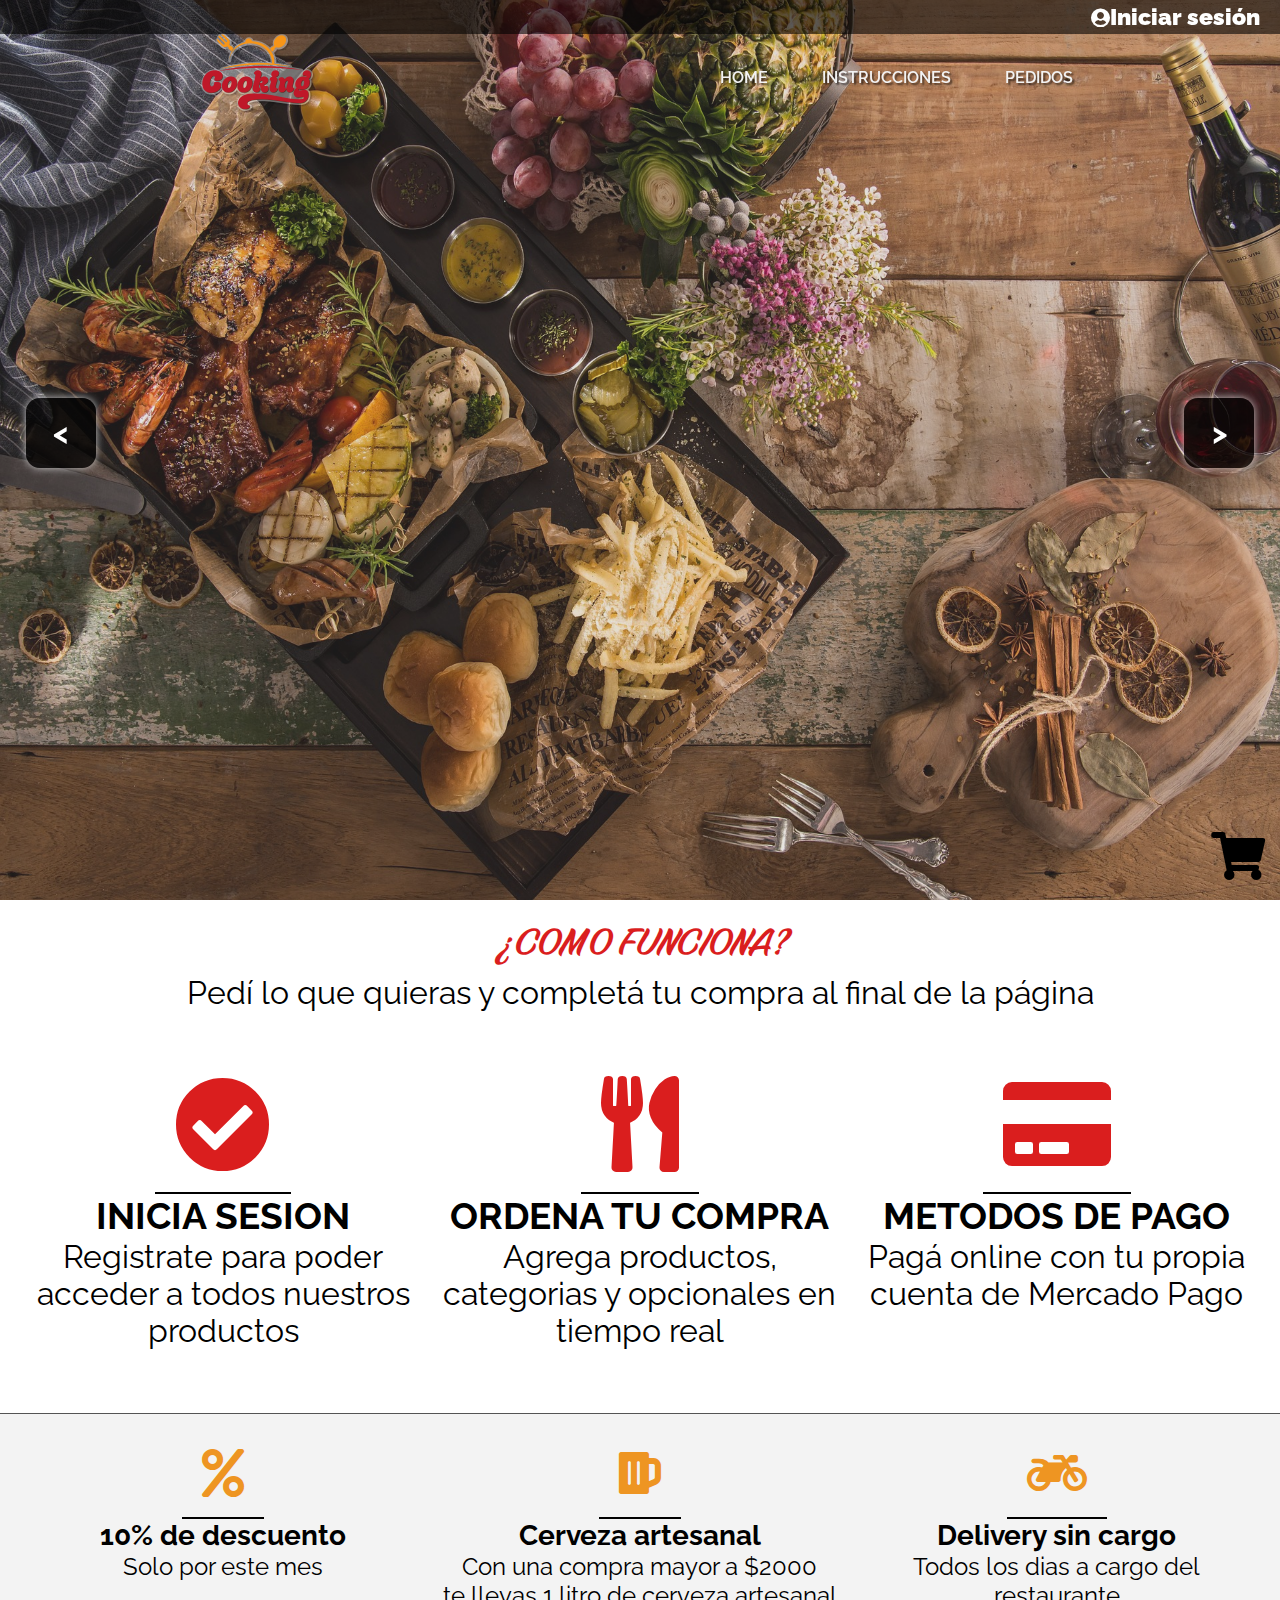
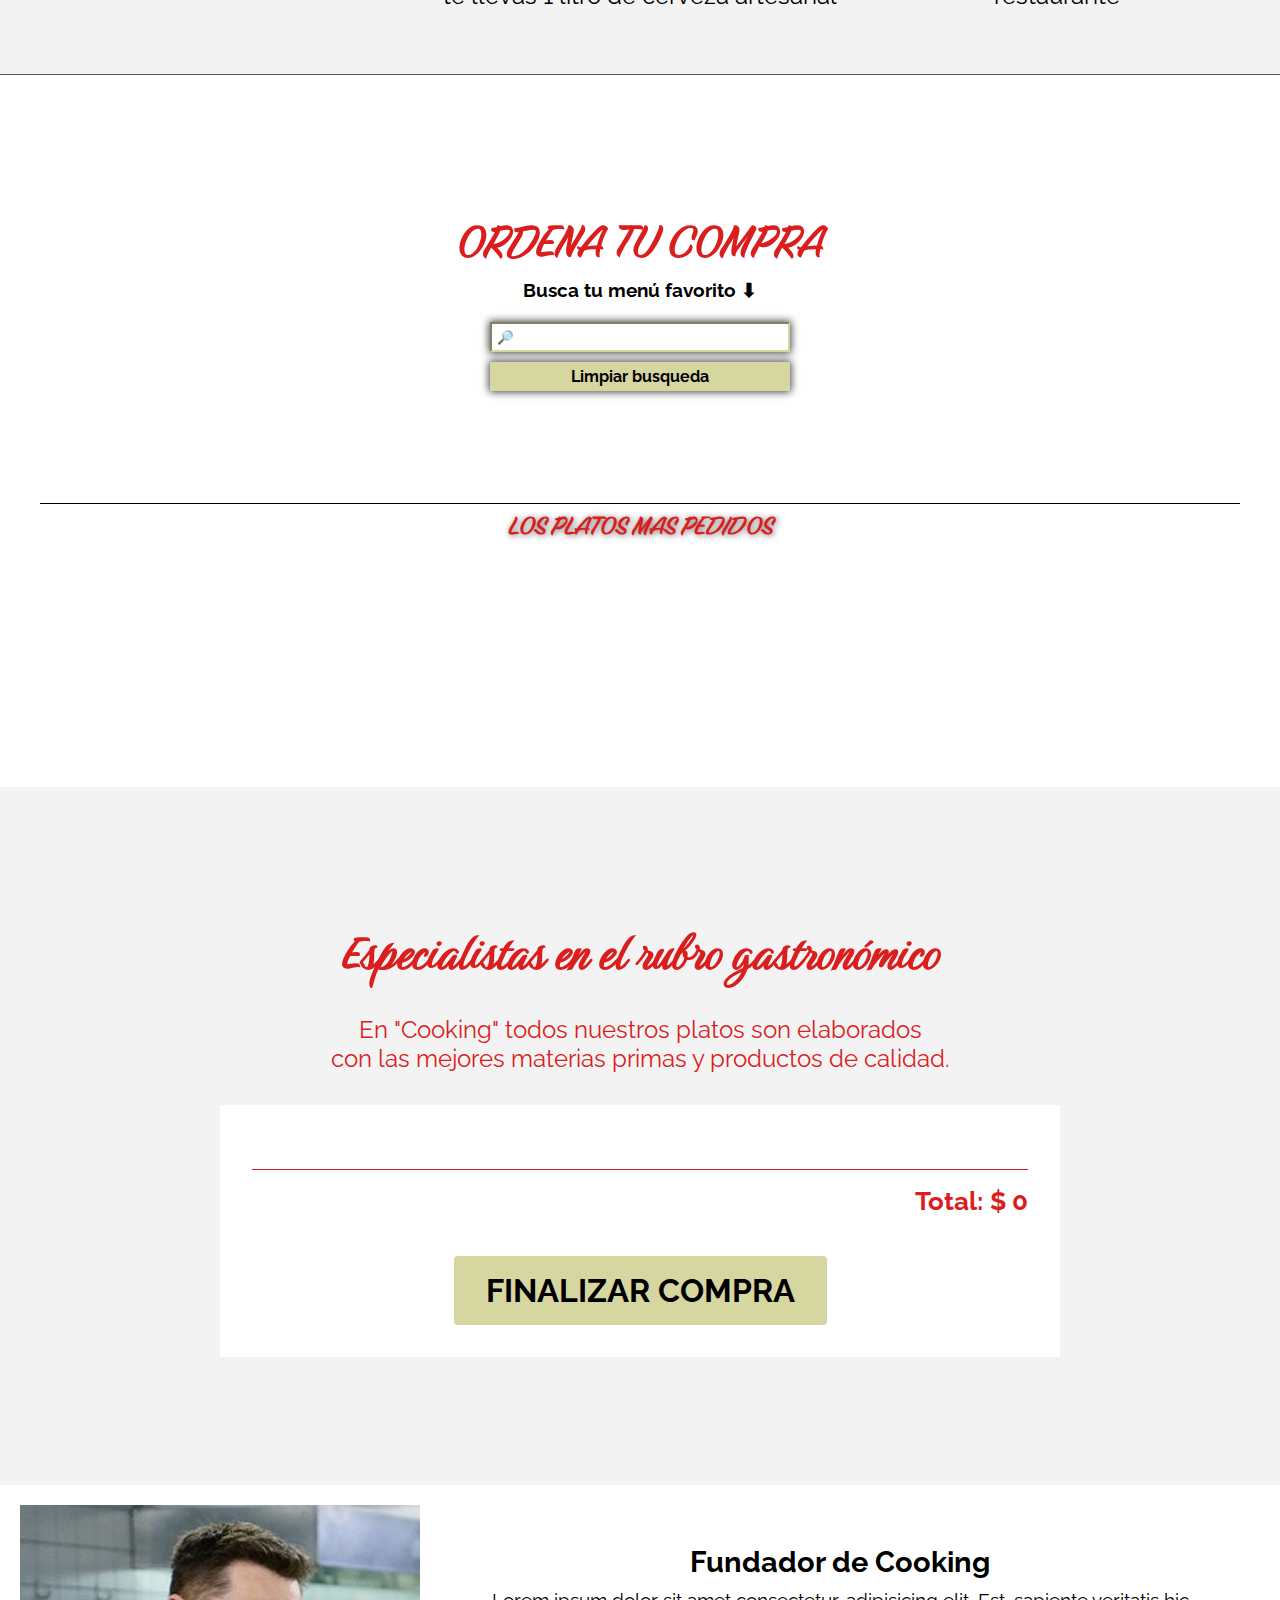
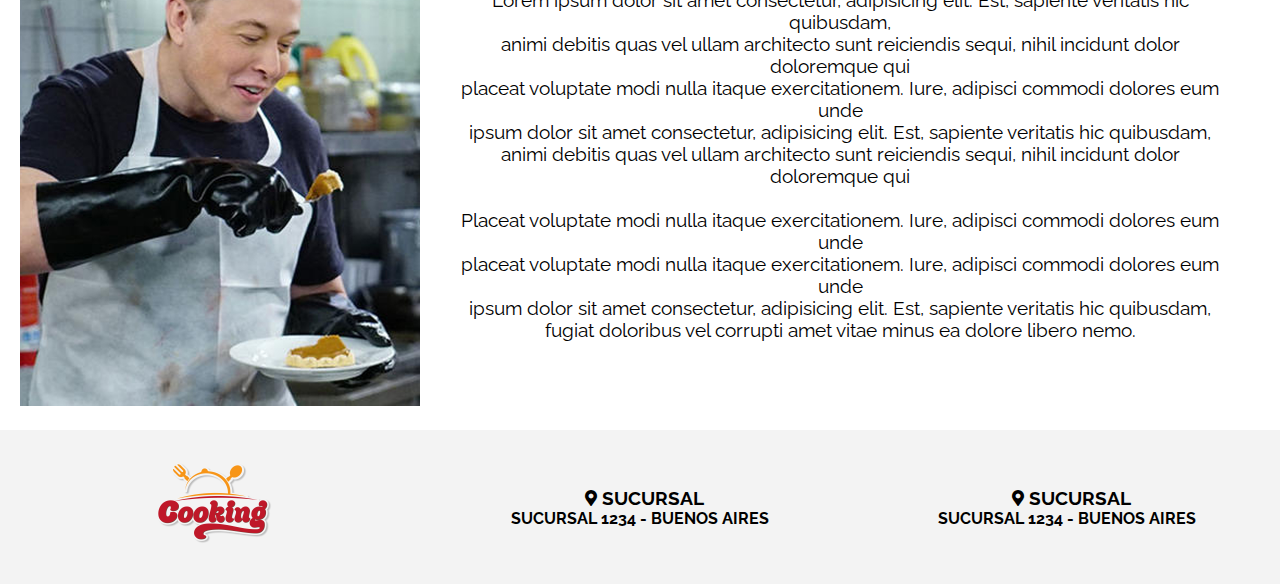
<file: index.html>
<!DOCTYPE html>
<html lang="en">
<head>
    <meta charset="UTF-8">
    <meta http-equiv="X-UA-Compatible" content="IE=edge">
    <meta name="viewport" content="width=device-width, initial-scale=1.0">
    <link rel="preconnect" href="https://fonts.googleapis.com">
    <link rel="preconnect" href="https://fonts.gstatic.com" crossorigin>
    <link href="https://fonts.googleapis.com/css2?family=Lato:wght@100;300;700&display=swap" rel="stylesheet">

    <link rel="stylesheet" href="./assets/css/styles.css">
    <link rel="stylesheet" href="https://use.fontawesome.com/releases/v5.8.1/css/all.css">
    <link href="https://fonts.googleapis.com/css2?family=Birthstone&family=Raleway:wght@200&display=swap" rel="stylesheet">
    <link href="https://fonts.googleapis.com/css2?family=Raleway:wght@200&display=swap" rel="stylesheet">
    <title>Restaurante App</title>
</head>
<body>
    <div class="redes">
        <ul>
            <li><a href=""><i class="fab fa-facebook-f"></i></a></li>
            <li><a href="https://www.instagram.com/frandepe/"><i class="fab fa-instagram"></i></a></li>
            <li><a href="https://www.youtube.com/watch?v=dQw4w9WgXcQ"><i class="fab fa-youtube"></i></a></li>
        </ul>
    </div>
    <main>
        
        <header id="home">
            <nav class="navCont">
                <i class="fas fa-user-circle"><a href="login/signin">Iniciar sesión</a></i>
            </nav>
            <div class="contenedor">               
                <img class="imgcomidas" src="./img/imgcomida1.jpg" alt="" id="imagenes">

                <div class="cont-nav">
                    <div>
                        <img class="logo" src="./img/logo.png" alt="">
                    </div>

                    <div class="cont-ul">
                        <ul>
                            <li>
                                <a href="">HOME</a>
                            </li>
                            <li>
                                <a href="#about">INSTRUCCIONES</a>
                            </li>
                            <li>
                                <a href="#listProducts">PEDIDOS</a>
                            </li>
                        </ul>
                    </div> 
                </div>

                <div class="atras botones">
                    &#60
                </div>
                <div class="adelante botones">
                    &#62
                </div>
            </div>
        </header>
        <section class="about" id="about">
           
           <div class="presentacion">
                <H2>¿COMO FUNCIONA?</H2>
                <p>Pedí lo que quieras y completá tu compra al final de la página</p>
           </div>
           <div class="instrucciones ordenar">
               <div>
                <i class="fas fa-check-circle"></i>
                <h3>INICIA SESION</h3>
                <p>Registrate para poder acceder a todos nuestros productos</p>
               </div>
               <div>
                <i class="fas fa-utensils"></i>
                <h3>ORDENA TU COMPRA</h3>
                <p>Agrega productos, categorias y opcionales en tiempo real</p>
               </div>
               <div>
                <i class="fas fa-credit-card"></i>
                <h3>METODOS DE PAGO</h3>
                <p>Pagá online con tu propia cuenta de Mercado Pago</p>
               </div>
           </div>
           <div class="instrucciones delivery">
            <div>
                <i class="fas fa-percent"></i>
             <h3>10% de descuento</h3>
             <p>Solo por este mes</p>
            </div>
            <div>
                <i class="fas fa-beer"></i>
             <h3>Cerveza artesanal</h3>
             <p>Con una compra mayor a $2000 </br> te llevas 1 litro de cerveza artesanal</p>
            </div>
            <div>
                <i class="fas fa-motorcycle"></i>
             <h3>Delivery sin cargo</h3>
             <p>Todos los dias a cargo del restaurante</p>
            </div>
        </div>
           
        </section>
       
        <section class="listProducts" id="listProducts">
            <div class="principalWrapper">
                <h2 class="h2Wrapper">ORDENA TU COMPRA</h2>
            <div class="searchContainer" id="esconderSearch">
                <p>Busca tu menú favorito &#11015</p>
                <form id="formInput">
                    <input class="inputSearch" type="text" id="inputSearch" placeholder="&#128270">
                </form>
                <div>
                    <p id="contError">
                        <!-- Catch -->
                    </p>
                </div>
                <div class="cont-btnClean">
                    <button class="cleanSearch" id="cleanSearch">Limpiar busqueda</button>
                </div>
                <ul id='productsSearch'>
                    <!-- Lista de comidas por busqueda -->
                </ul>
                <h3 class="h3Wrapper">LOS PLATOS MAS PEDIDOS</h3>
            </div>
                <ul id='products-container'>
                  <!-- Lista de comidas -->
                </ul>
            </div>
        </section>
        <section class=" cartList" id="contCartList">
            <div class="principalWrapper">
                <h2>Especialistas en el rubro gastronómico</h2>
                <p>
                    En "Cooking" todos nuestros platos son elaborados  <br>
                    con las mejores materias primas y productos de calidad.
                </p>
                <div id="cartWrapper" class="cart-wrapper">
                    <div id='cart-list'>
                        <!-- Lista de compra -->
                    </div>
                     
                    <div class="total-items">
                        <span>
                            <strong>Total:</strong> <b id='totalAmount'>$ 0</b>
                        </span>
                    </div>
                    <button type="button" id='onSubmit'>finalizar compra</button>
                </div>
                <div id='compraFinal'></div>
            </div>
           
        </section>
        <section class="fundador">
            <div>
                <img src="./img/elonchef.jpg" alt="">
            </div>
            <div class="fundadorInfo">
                <h2>Fundador de Cooking</h2>
                <p>Lorem ipsum dolor sit amet consectetur, adipisicing elit. Est, sapiente veritatis hic quibusdam, </br>
                    animi debitis quas vel ullam architecto sunt reiciendis sequi, nihil incidunt dolor doloremque qui </br>
                    placeat voluptate modi nulla itaque exercitationem. Iure, adipisci commodi dolores eum unde </br>
                    ipsum dolor sit amet consectetur, adipisicing elit. Est, sapiente veritatis hic quibusdam, </br>
                    animi debitis quas vel ullam architecto sunt reiciendis sequi, nihil incidunt dolor doloremque qui </br> </br>
                    Placeat voluptate modi nulla itaque exercitationem. Iure, adipisci commodi dolores eum unde </br>
                    placeat voluptate modi nulla itaque exercitationem. Iure, adipisci commodi dolores eum unde </br>
                    ipsum dolor sit amet consectetur, adipisicing elit. Est, sapiente veritatis hic quibusdam, </br>
                    fugiat doloribus vel corrupti amet vitae minus ea dolore libero nemo.</p>
            </div>
        </section>
        
        <footer>
            <div class="contenedor-footer">
                <div>
                    <img class="logo logomq" src="./img/logo.png" alt="">
                </div>
                <div>
                    <div class="flex">
                        <i class="fas fa-map-marker-alt"></i>
                        <h3>SUCURSAL</h3>
                    </div>
                    <h4>SUCURSAL 1234 - BUENOS AIRES</h4>
                </div>
                <div class="sucursalmq">
                    <div class="flex">
                        <i class="fas fa-map-marker-alt"></i>
                        <h3>SUCURSAL</h3>
                    </div>
                    <h4>SUCURSAL 1234 - BUENOS AIRES</h4>
                </div>
            </div>
        </footer>

        <div id="goToCart" class="goToCart">
            <i class="fas fa-shopping-cart"></i>
        </div>

    </main>

    <script src="./js/index.js"></script>
    <script src="./js/codigo.js"></script>
</body>
</html>
</file>
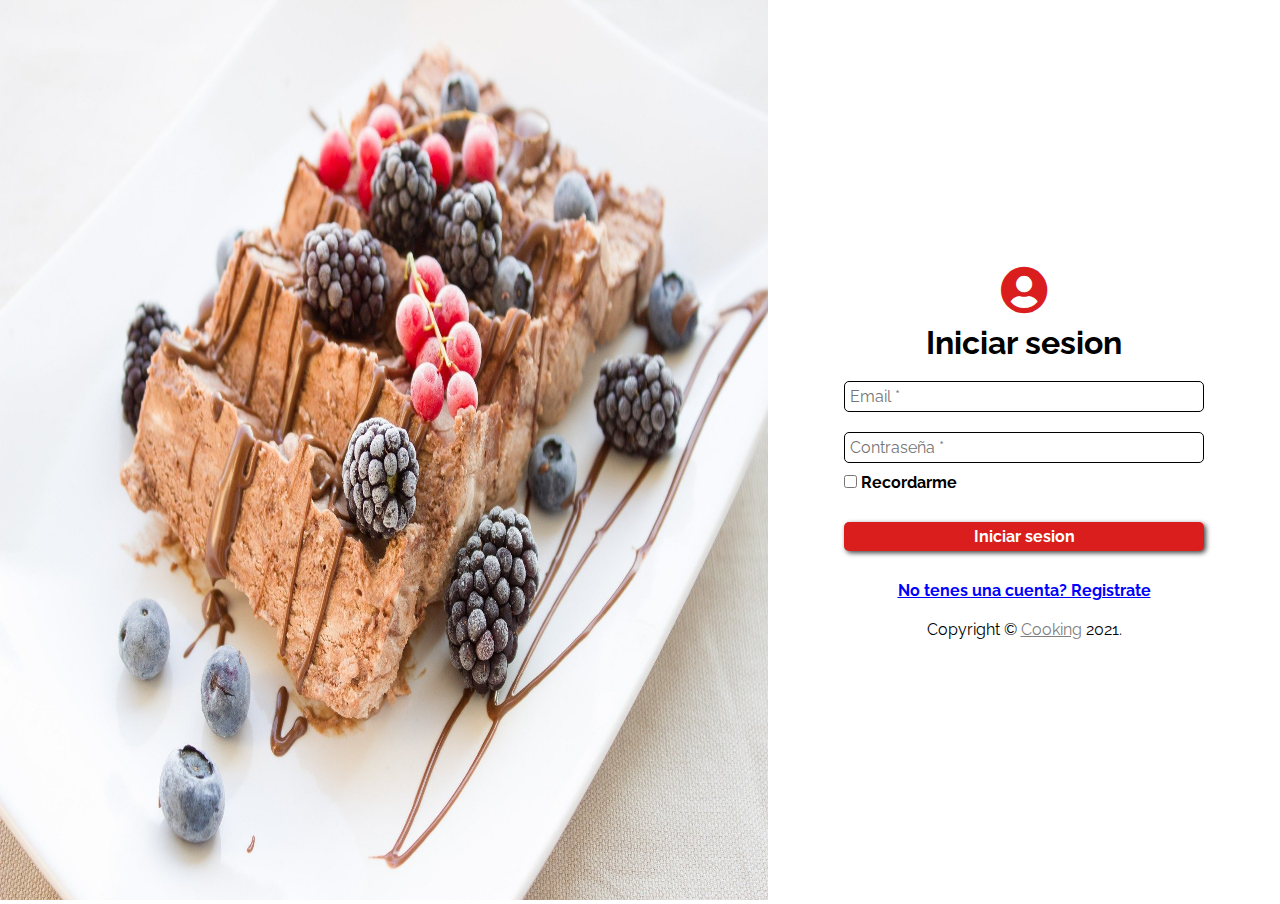
<file: login/signIn.html>
<!DOCTYPE html>
<html lang="en">
<head>
    <meta charset="UTF-8">
    <meta http-equiv="X-UA-Compatible" content="IE=edge">
    <meta name="viewport" content="width=device-width, initial-scale=1.0">
    <link rel="preconnect" href="https://fonts.googleapis.com">
    <link rel="preconnect" href="https://fonts.gstatic.com" crossorigin>
    <link href="https://fonts.googleapis.com/css2?family=Birthstone&family=Raleway:wght@200&display=swap" rel="stylesheet">
    <link rel="stylesheet" href="https://use.fontawesome.com/releases/v5.8.1/css/all.css">
    <link rel="stylesheet" href="signIn.css">
    <title>Document</title>
</head>
<body>
    <main class="contenedorFlex">
        <div class="contenedorImg">
            <img src="../img/login2.jpg" alt="">
        </div>
       
        <div class="contenedorLogin">

            <div>

                <i class="fas fa-user-circle"></i>
                <h3>Iniciar sesion</h3>
            
            <form action="">
                <div>
                    <input class="inputText" type="email" name="formUser" placeholder="Email *" id="formEmail" required>
                </div>
                <div>
                    <input class="inputText" type="password" name="fullname" placeholder="Contraseña *" id="formPass" required>
                </div>
                <div class="inputCheck">
                    <input type="checkbox" name="phone" id="checkRemember">
                    <label for="checkRemember">Recordarme</label>
                </div>

                <button class="formBtn" id="btnSubmit" type="button">Iniciar sesion</button>
                <div class="registrate">
                    <a href="../register/signUp.html">No tenes una cuenta? Registrate</a>
                </div>
                <div class="copy">
                    <p>Copyright © <a href="../index.html">Cooking</a> 2021.</p>
                </div>
            </form>
        </div>
        </div>
    </main>
    <script src="./../js/login.js"></script>
</body>
</html>
</file>
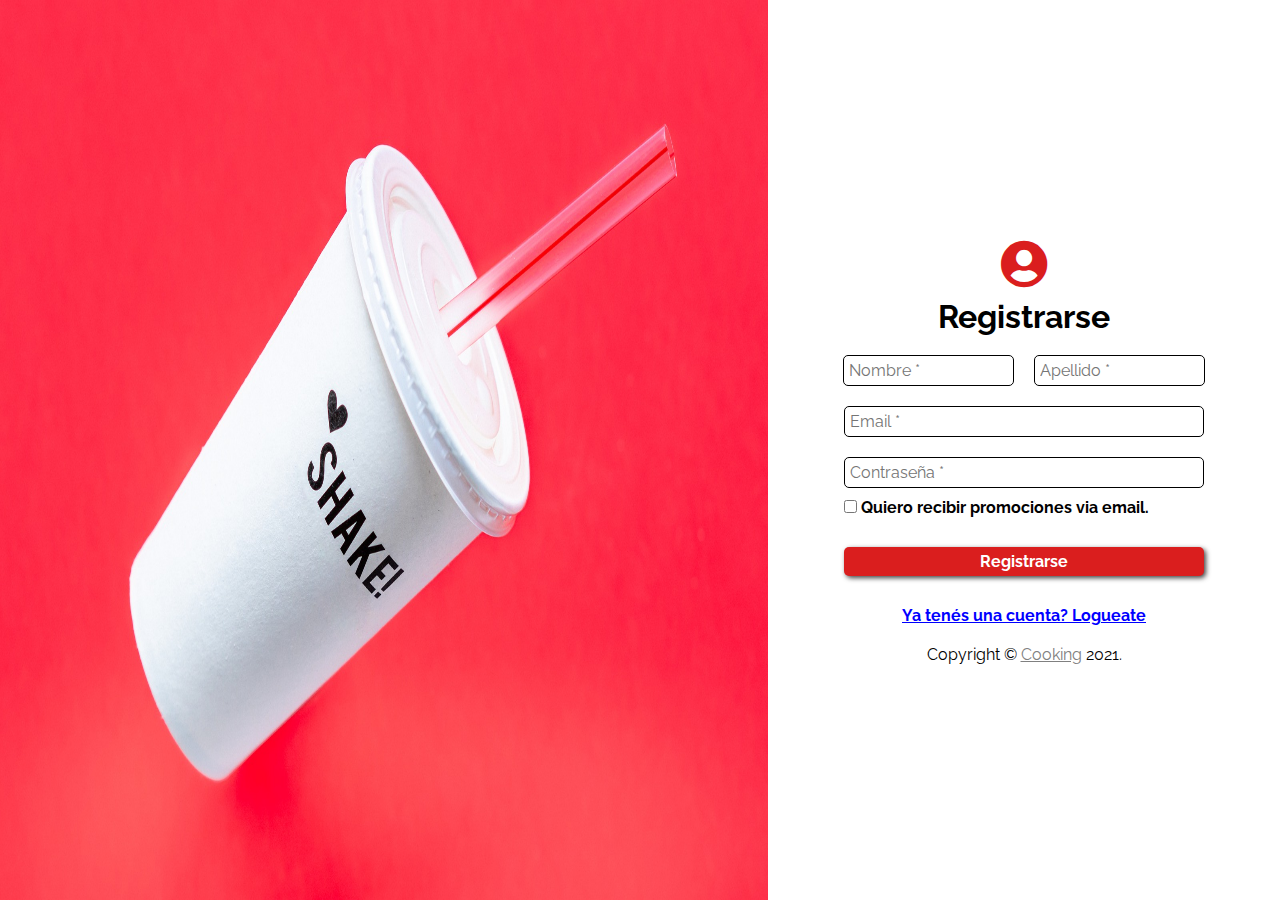
<file: register/signUp.html>
<!DOCTYPE html>
<html lang="en">
<head>
    <meta charset="UTF-8">
    <meta http-equiv="X-UA-Compatible" content="IE=edge">
    <meta name="viewport" content="width=device-width, initial-scale=1.0">
    <link rel="preconnect" href="https://fonts.googleapis.com">
    <link rel="preconnect" href="https://fonts.gstatic.com" crossorigin>
    <link href="https://fonts.googleapis.com/css2?family=Birthstone&family=Raleway:wght@200&display=swap" rel="stylesheet">
    <link rel="stylesheet" href="https://use.fontawesome.com/releases/v5.8.1/css/all.css">
    <link rel="stylesheet" href="signUp.css">
    <title>Document</title>
</head>
<body>
    <main class="contenedorFlex">
        <div class="contenedorImg">
            <img src="../img/login4.jpg" alt="">
        </div>
        
        <div class="contenedorLogin">

            <div>

                <i class="fas fa-user-circle"></i>
                <h3>Registrarse</h3>
            
            <form action="">
                <div class="flexBtw">
                    <div>
                        <input class="inputText" type="text" name="formUser" placeholder="Nombre *" id="formName" required>
                    </div>
                    <div>
                        <input class="inputText" type="text" name="formUser" placeholder="Apellido *" id="formLastName" required>
                    </div>
                </div>
                <div>
                    <input class="inputText" type="email" name="formUser" placeholder="Email *" id="formEmail" required>
                </div>
                <div>
                    <input class="inputText" type="password" name="fullname" placeholder="Contraseña *" id="formPass" required>
                </div>
                <div class="inputCheck">
                    <input type="checkbox" name="phone" id="checkRemember">
                    <label for="checkRemember">Quiero recibir promociones via email.</label>
                </div>

                <button class="formBtn" id="btnSubmit" type="button">Registrarse</button>
                <div class="registrate">
                    <a href="../login/signIn.html">Ya tenés una cuenta? Logueate</a>
                </div>
                <div class="copy">
                    <p>Copyright © <a href="../index.html">Cooking</a> 2021.</p>
                </div>
            </form>
        </div>
        </div>
    </main>
    <script src="./../js/register.js"></script>
</body>
</html>
</file>
<file: assets/css/styles.css>
:root {
  --primario: #da1e1e;
  --secundario: rgb(214, 214, 160);
  --terciario: #ee9522;
  --cursiva: 'Birthstone', cursive;
}

* {
  margin: 0;
  padding: 0;
  box-sizing: border-box;
  font-family: 'Raleway', sans-serif;
}
  

* img {
  width: 100%;
  height: auto; 
} 

body {
  width: 100vw;
  max-width: 100%;
  max-height: 100%; 
}

html {
  scroll-behavior: smooth; 
}

/* ***** NAVBAR ***** */

nav{
  text-align: end;
  padding: 5px;
  width: 100%;
  position: fixed;
  z-index: 100;
  background: rgba(0,0,0,0.6);
  display: block;
  overflow: hidden;
}

nav a{
  color: #ffffff;
  margin-right: 10px;
  font-size: 1.2em;
}

.pCerrar{
  cursor: pointer;
}

nav i{
  color: #ffffff;
  margin-right: 5px;
  font-size: 1.2em;
}

li {
  list-style: none; }

a {
  text-decoration: none; }

main {
  width: 100%;
  height: 100%; }
  
.imgcomidas{
  width: 100%;
  height: 100vh;
  position: absolute;
  filter: invert(10%);
-webkit-filter: invert(10%);
-moz-filter: invert(10%);
}

.contenedor{
  width: 100%;
  position: relative;
  height: 780px;
}

.cont-nav{
  display: flex;
  justify-content: space-around;
  align-items: center;
}

.logo{
  width: 150px;
  height: auto;
  position: relative;
  z-index: 1;
}

.redes li{
  margin: 30px 0px 0 20px;
  transition: all 100ms;
 
}

.redes li:hover{
  transform: rotate(20deg);
  transition: all 100ms;
}

.redes i{
  font-size: 1.5em;
  color: rgb(0, 0, 0, .7);
  cursor: pointer;
}


.redes{
  position: fixed;
  top: calc(30% - 70px);
 
}

.cont-ul li{
  text-decoration: none;
  list-style: none;
  display: inline-block;
  position: relative;
  z-index: 1;
  top: 50%;
  margin: 20px;
  border-radius: 10%;
  padding: 5px;
}

.cont-ul ul li a{
  color: #f3f3f3;
  text-shadow: 2px 2px 2px rgba(0,0,0,0.6);
  font-weight: 600;
}

.botones{
  font-size: 30px;
  width: 70px;
  height: 70px;
  line-height: 70px;
  border-radius: 20%;
  background-color: rgba(0, 0, 0, .7);
  text-align: center;
  font-weight: bold;
  position: absolute;
  color: #fff;
  box-shadow: 0px 0px 9px 0px rgba(255,255,255,0.75);
-webkit-box-shadow: 0px 0px 9px 0px rgba(255,255,255,0.75);
-moz-box-shadow: 0px 0px 9px 0px rgba(255,255,255,0.75);
}

.botones:hover{
  cursor: pointer;
  transform: scale(1.2,1.2);
}

.atras{
  left: 2%;
  top: calc(60% - 70px);
}

.adelante{
  right: 2%;
  top: calc(60% - 70px);
}

.presentacion{
  text-align: center;
  margin: 30px;
  font-size: 2em;
}

.presentacion h2{
  color: var(--primario);
  font-family: var(--cursiva);
}

.about{
  margin-top: 10%;
}

.instrucciones{
  display: grid;
  grid-template-columns: repeat(3, 1fr);
  justify-items: center;
  text-align: center;
  font-size: 2em;
  padding: 15px;
  padding-bottom: 5%;
  border-bottom: 1px inset black;
}

.ordenar i{
  font-size: 3em;
  color: var(--primario);
}

.delivery i{
  color: var(--terciario);
  font-size: 2em;
}

.delivery{
  font-size: 1.5em;
  background-color: #f3f3f3;
}

@media  screen and (max-width: 375px){
  .instrucciones{
    grid-template-columns: repeat(1, 1fr);
    height: auto;
  }
  .contenedor-footer{
    grid-template-columns: repeat(1, 1fr);
    height: auto;
  }
  .contenedor-footer{
    grid-template-columns: repeat(1, 1fr);
    height: auto;
    justify-items: normal;
  }
  .sucursalmq{
    display: none;
  }

  .fundador{
    flex-direction: column;
    margin: 0;
  }
  .fundador img{
    max-width: 280px;
    
  }
  .about{
    margin-top: 25%;
  }
  .atras{
    top: calc(50% - 70px);
  }
  
  .adelante{
    top: calc(50% - 70px);
  }
  .cont-ul li{
    margin-top: 40px;
    
  }

 

  
/* ***** INSTRUCCIONES ***** */
 
}

.instrucciones i{
  
  padding: 20px;
  border-bottom: 2px solid black;
  
}

.contenedor-footer{
  display: grid;
  grid-template-columns: repeat(3, 1fr);
  justify-items: center;
  align-items: center;
  text-align: center;
  background-color: #f3f3f3;
}

.flex{
  display: flex;
  justify-content: center;
  margin-left: 10px;
  align-items: center;
}

.flex h3{
  margin-left: 5px;
}

@media (min-width: 200px) {
  .principalWrapper {
    width: 100%; } }

@media (min-width: 1200px) {
  .principalWrapper {
    width: 1200px; } }

.fundador{
  display: flex;
  justify-content: space-around;
  margin: 20px;
}

.fundador img{
  width: 400px;
  height: auto;
}

.fundadorInfo{
  text-align: center;
  padding: 20px;
  margin: 20px;
  font-size: 1.2em;
}

.fundadorInfo h2{
margin-bottom: 10px;
}

.goToCart{
  position: fixed;
  transition: all 200ms;
  bottom: 15px;
  right: 15px;
  font-size: 3em;
  cursor: pointer;
}

.goToCart:hover{
  color: var(--primario);
  transition: all 200ms;
}

.imgComida{
  cursor: pointer;
  transition: all 100ms;
}

.imgComida:hover{
  transition: all 100ms;
  transform: scale(1.1) ;
-webkit-transform: scale(1.1) ;
-moz-transform: scale(1.1) ;
}

.principalWrapper h2{
  font-family: var(--cursiva);
}

.searchContainer{
  width: 100%;
}

.searchContainer p{
  margin-bottom: 10px;
  font-size: 1.2em;
  font-weight: bold;
}

.searchContainer input {
  margin-top: 10px;
  padding: 5px;
  width: 300px;
  box-shadow: 0px 0px 8px 1px rgba(0,0,0,0.75);
  -webkit-box-shadow: 0px 0px 8px 1px rgba(0,0,0,0.75);
  -moz-box-shadow: 0px 0px 8px 1px rgba(0,0,0,0.75);
  border-color: var(--secundario);

}

.cont-btnClean{
  width: 100%;
}

.cleanSearch{
  width: 300px;
  padding: 5px;
  font-size: 1em;
  font-weight: bold;
  cursor: pointer;
  background-color: var(--secundario);
  box-shadow: 0px 0px 8px 1px rgba(0,0,0,0.75);
  -webkit-box-shadow: 0px 0px 8px 1px rgba(0,0,0,0.75);
  -moz-box-shadow: 0px 0px 8px 1px rgba(0,0,0,0.75);
  border: none;
}

#contError{
  margin: 10px;
  color: rgb(87, 86, 86);
}

.searchContainer h3{
  font-family: var(--cursiva);
  font-size: 2em;
  color: var(--primario);
  text-shadow: 1px 1px 6px rgba(0,0,0,0.6);
  border-top: 1px solid black;
}

.listProducts {
  display: flex;
  flex-direction: column;
  justify-content: center;
  align-items: center;
  background: #ffffff;
  padding: 8rem 0;
  text-align: center; 
}

.listProducts .principalWrapper {
  display: flex;
  flex-direction: column;
  justify-content: center;
  align-items: center; 
}

.listProducts h2 {
  font-size: 3.5rem;
  color: var(--primario); 
}

.listProducts ul {
  width: 100%;
  margin-top: 7rem;
  display: flex;
  flex-direction: row;
  justify-content: space-between;
  align-items: center;
  flex-wrap: wrap; 
}
  @media (max-width: 1200px) {
    .listProducts ul {
      display: flex;
      flex-direction: column;
      justify-content: space-between;
      align-items: center; } 
    }
.listProducts ul li {
  flex: 0 0 270px;
  display: flex;
  flex-direction: column;
  justify-content: center;
  align-items: center;
  background: #ffffff;
  border-radius: 1rem;
  padding: 2.5rem;
  margin-bottom: 5rem;
  box-shadow: 2px 0px 17px 2px rgba(0, 0, 0, 0.3);
  position: relative; 
}
  @media (max-width: 1200px) {
    .listProducts ul li {
      width: 400px; } 
    }
  @media (max-width: 575px) {
    .listProducts ul li {
      width: 300px; } 
    }
      
.listProducts ul li div {
  width: 14rem;
  height: auto; 
}
.listProducts ul li span:first-of-type {
  color: var(--primario);
  text-transform: uppercase;
  font-size: 1.4rem;
  margin-top: 1.9rem; }
  @media (max-width: 1200px) {
    .listProducts ul li span:first-of-type {
      font-size: 7vw; } 
  }

.listProducts ul li span:last-of-type {
  color: var(--primario);
  text-transform: uppercase;
  font-size: 2.5rem;
  font-weight: 700;
  margin: 2rem 0; 
}

.listProducts ul li button {
  background: var(--secundario);
  color: #000000;
  text-transform: uppercase;
  padding: 0.8rem 4rem;
  font-size: 1.1rem;
  font-weight: 700;
  font-family: 'Lato', sans-serif;
  cursor: pointer; 
}

  .listProducts ul li button.disabled {
    background: #f3f3f3;
    color: #ffffff;
    cursor: no-drop; 
  }

  .listProducts ul li .outStock {
    background: #f01919;
    color: #ffffff;
    position: absolute;
    top: 1rem;
    z-index: 0;
    text-transform: uppercase;
    font-size: 1.5rem;
    padding: 0.8rem 0; 
  }

.cartList {
  display: flex;
  flex-direction: column;
  justify-content: center;
  align-items: center;
  padding: 8rem 0;
  text-align: center;
  background: #f3f3f3; 
}

.cartList .principalWrapper {
  display: flex;
  flex-direction: column;
  justify-content: center;
  align-items: center; 
}

.cartList h2 {
  font-size: 3.5rem;
  color: var(--primario); 
}
  @media (max-width: 1200px) {
    .cartList h2 {
      font-size: 10vw; } 
  }
.cartList p {
  font-size: 1.5rem;
  color: var(--primario);
  margin: 1.5rem 0 2rem 0; 
}
  @media (max-width: 1200px) {
    .cartList p {
      font-size: 7vw; } 
  }
.cartList .cart-wrapper {
  width: 70%;
  background: #ffffff;
  padding: 2rem;
  color: var(--primario); 
}
  @media (max-width: 1200px) {
    .cartList .cart-wrapper {
      width: 90%; } 
    }

.cartList .cart-wrapper .cart-item {
  display: flex;
  justify-content: space-between;
  align-items: center;
  margin-top: 0.5rem; 
}
.cartList .cart-wrapper .cart-item span {
  font-size: 1.6rem;
  font-weight: 700; 
}
  @media (max-width: 1200px) {
    .cartList .cart-wrapper .cart-item span {
      font-size: 0.8rem; } 
    }
.cartList .cart-wrapper .cart-item-content {
  display: flex;
  justify-content: space-between;
  align-items: center;
  color: var(--primario); 
}
.cartList .cart-wrapper .cart-item-content span {
  font-size: 1.6rem;
  font-weight: 500;
  margin-left: 1rem; 
}
.cartList .cart-wrapper .item-img {
  width: 50px; 
}
.cartList .cart-wrapper .total-items {
  display: flex;
  justify-content: flex-end;
  font-size: 1.6rem;
  border-top: 1px solid var(--primario);
  margin-top: 2rem;
  padding-top: 1rem; 
}
.cartList .cart-wrapper .total-items {
  display: flex;
  flex-direction: row;
  justify-content: flex-end;
  align-items: flex-end; 
}
.cartList .cart-wrapper button {
  background: var(--secundario);
  font-weight: 700;
  font-size: 2rem;
  text-transform: uppercase;
  border: none;
  border-radius: 4px;
  padding: 1rem 2rem;
  margin-top: 2.5rem; 
}
  @media (max-width: 1200px) {
    .cartList .cart-wrapper button {
      font-size: 5vw; } 
  }

.compra{
  margin-top: 20px;
  background-color: white;
  padding: 10px;
}

.compra p{
  font-weight: bold;
}
</file>
<file: login/signIn.css>
:root {
    --primario: #da1e1e;
    --secundario: rgb(214, 214, 160);
    --terciario: #ee9522;
    --cursiva: 'Birthstone', cursive;
  }
  
  * {
    margin: 0;
    padding: 0;
    box-sizing: border-box;
    font-family: 'Raleway', sans-serif;
  }

.contenedorFlex{
    display: flex;
    justify-content: space-between;
    
}

.contenedorImg img{
    width: 60vw;
    height: 100vh;
}

.contenedorLogin{
    width: 100%;
    text-align: center;
    align-items: center;
    display: flex;
    justify-content: center;
}

.contenedorLogin i{
    font-size: 3em;
    color: var(--primario);
    
}

.contenedorLogin h3{
    font-size: 2em;
    padding: 10px;
}

.inputText{
    width: 40vh;
    padding: 5px;
    font-size: 1em;
    margin: 10px;
    border-radius: 5px;
    border: 1px solid black;
}

.inputCheck{
    text-align: start;
    margin-left: 30px;
    font-weight: bold;
}

.formBtn{
    width: 40vh;
    padding: 5px;
    font-size: 1em;
    margin: 30px;
    font-weight: bolder;
    background-color: var(--primario);
    border-radius: 5px;
    box-shadow: 2px 2px 5px 0px rgba(0,0,0,0.75);
-webkit-box-shadow: 2px 2px 5px 0px rgba(0,0,0,0.75);
-moz-box-shadow: 2px 2px 5px 0px rgba(0,0,0,0.75);
border: none;
cursor: pointer;
color: white;
}

.registrate a{
    color: blue;
    font-weight: bolder;
}

.copy{
    margin-top: 20px;
}

.copy a{
    color: grey;
}

@media  screen and (max-width: 375px){

    .contenedorImg{
        display: none;
    }
    .contenedorLogin{
        margin-top: 20px;
    }
}

.cont-bienvenido{
    width: 100%;
    height: 100%;
    text-align: center;
    margin-top: 10%;
}
.cont-bienvenido h2{
    color: var(--primario);
}

.cont-bienvenido img{
    width: 200px;
    height: auto;
}
</file>
<file: register/signUp.css>
:root {
    --primario: #da1e1e;
    --secundario: rgb(214, 214, 160);
    --terciario: #ee9522;
    --cursiva: 'Birthstone', cursive;
  }
  
  * {
    margin: 0;
    padding: 0;
    box-sizing: border-box;
    font-family: 'Raleway', sans-serif;
  }

.contenedorFlex{
    display: flex;
    justify-content: space-between;
}

.contenedorImg img{
    width: 60vw;
    height: 100vh;
}

.contenedorLogin{
    width: 100%;
    text-align: center;
    align-items: center;
    display: flex;
    justify-content: center;
}

.contenedorLogin i{
    font-size: 3em;
    color: var(--primario);
    
}

.contenedorLogin h3{
    font-size: 2em;
    padding: 10px;
}

.inputText{
    width: 40vh;
    padding: 5px;
    font-size: 1em;
    margin: 10px;
    border-radius: 5px;
    border: 1px solid black;
}

.inputCheck{
    text-align: start;
    margin-left: 30px;
    font-weight: bold;
}

.formBtn{
    width: 40vh;
    padding: 5px;
    font-size: 1em;
    margin: 30px;
    font-weight: bolder;
    background-color: var(--primario);
    border-radius: 5px;
    box-shadow: 2px 2px 5px 0px rgba(0,0,0,0.75);
-webkit-box-shadow: 2px 2px 5px 0px rgba(0,0,0,0.75);
-moz-box-shadow: 2px 2px 5px 0px rgba(0,0,0,0.75);
border: none;
cursor: pointer;
color: white;
}

.registrate a{
    color: blue;
    font-weight: bolder;
}

.copy{
    margin-top: 20px;
}

.copy a{
    color: grey;
}

.flexBtw{
    display: flex;
    justify-content: center;
}

.flexBtw input{
    width: 19vh;
}

@media  screen and (max-width: 375px){

    .contenedorImg{
        display: none;
    }
    .contenedorLogin{
        margin-top: 20px;
    }
}

.cont-bienvenido{
    width: 100%;
    height: 100%;
    text-align: center;
    margin-top: 10%;
}
.cont-bienvenido h2{
    color: var(--primario);
}

.cont-bienvenido img{
    width: 200px;
    height: auto;
}
</file>
